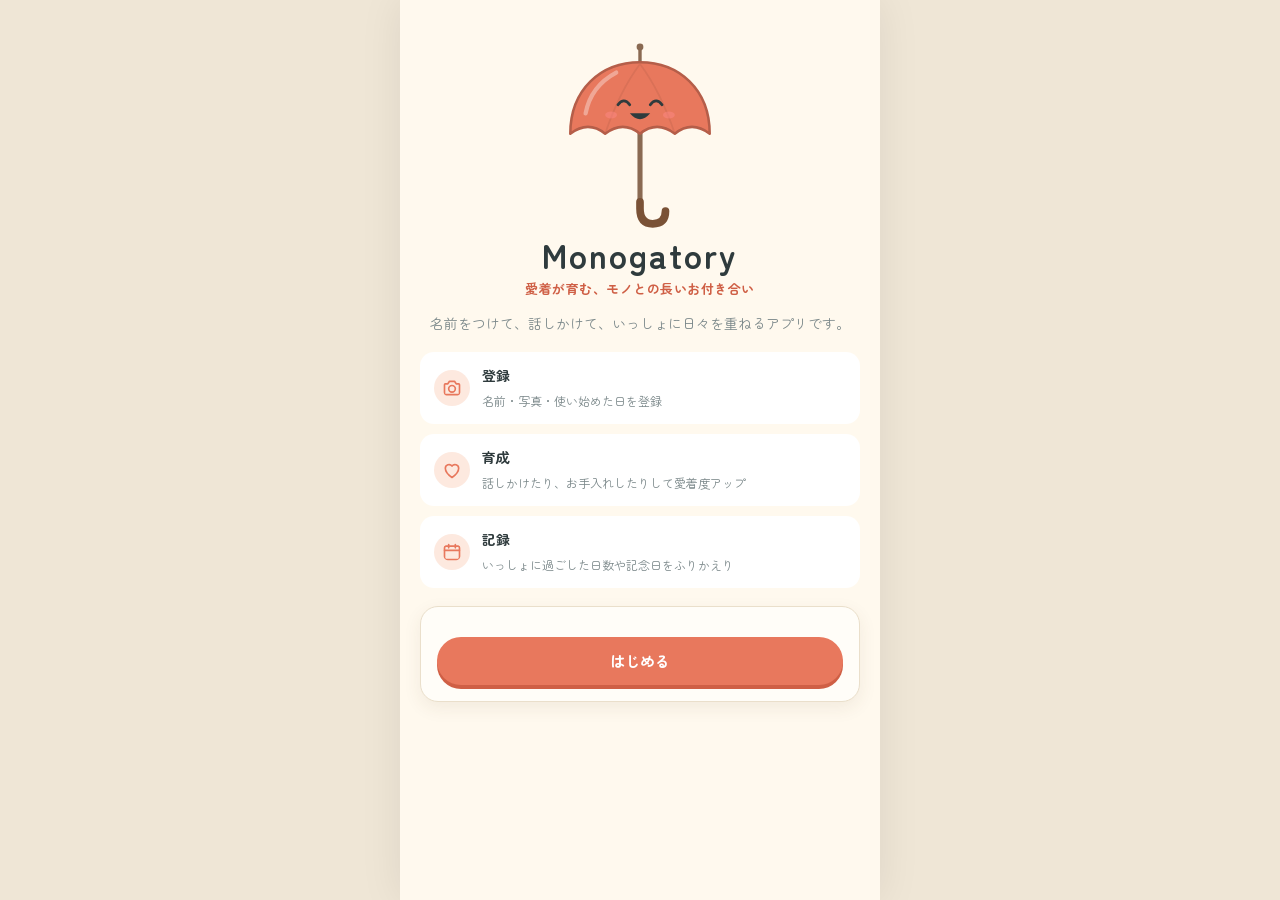
<file: index.html>
<!doctype html>
<html lang="ja">
<head>
  <meta charset="UTF-8">
  <meta name="viewport" content="width=device-width, initial-scale=1, viewport-fit=cover">
  <meta name="robots" content="noindex, nofollow">
  <meta name="theme-color" content="#E8785D">
  <meta name="mobile-web-app-capable" content="yes">
  <meta name="apple-mobile-web-app-capable" content="yes">
  <meta name="apple-mobile-web-app-title" content="Monogatory">
  <meta name="apple-mobile-web-app-status-bar-style" content="default">
  <title>Monogatory ~愛着が育む、モノとの長いお付き合い~</title>
  <link rel="manifest" href="manifest.webmanifest">
  <link rel="icon" href="icon.svg" type="image/svg+xml">
  <link rel="apple-touch-icon" href="icon-180.png">
  <link rel="preconnect" href="https://fonts.googleapis.com">
  <link rel="preconnect" href="https://fonts.gstatic.com" crossorigin>
  <link href="https://fonts.googleapis.com/css2?family=Zen+Maru+Gothic:wght@400;500;700&display=swap" rel="stylesheet">
  <link rel="stylesheet" href="styles.css">
</head>
<body>
  <div class="phone" id="app">

    <!-- S01 ようこそ -->
    <section class="screen" id="screen-welcome">
      <div class="onb">
        <div class="onb-hero" id="welcome-chara"></div>
        <h1 class="onb-title">Monogatory</h1>
        <h5 class="onb-subtitle">愛着が育む、モノとの長いお付き合い</h5>
        <p class="onb-lead">名前をつけて、話しかけて、いっしょに日々を重ねるアプリです。</p>
        <ul class="feature-list">
          <li><i data-ic="camera"></i><div><strong>登録</strong><span>名前・写真・使い始めた日を登録</span></div></li>
          <li><i data-ic="heart"></i><div><strong>育成</strong><span>話しかけたり、お手入れしたりして愛着度アップ</span></div></li>
          <li><i data-ic="calendar"></i><div><strong>記録</strong><span>いっしょに過ごした日数や記念日をふりかえり</span></div></li>
        </ul>
        <form id="welcome-form" class="card form" novalidate>
          <button class="btn primary block" type="submit">はじめる</button>
        </form>
      </div>
    </section>

    <!-- S02 登録・編集 -->
    <section class="screen" id="screen-register">
      <header class="subbar">
        <button class="icon-btn" type="button" data-action="register-back" id="register-back" aria-label="もどる"><i data-ic="left"></i></button>
        <h2 id="register-title">登録しよう</h2>
      </header>
      <form id="register-form" class="onb form" novalidate>
        <div class="reg-top">
          <div class="reg-chara-box">
            <div class="reg-chara" id="reg-chara"></div>
            <p class="reg-chara-name" id="reg-chara-name">名前をいれてね</p>
          </div>
          <label class="photo-pick">
            <input type="file" id="photo-input" accept="image/*" class="visually-hidden">
            <span class="photo-frame" id="photo-frame"></span>
            <span class="photo-caption">写真</span>
          </label>
        </div>

        <label class="field">
          <span>名前 <em class="req">必須</em></span>
          <input name="name" id="reg-name" maxlength="20" placeholder="例: あおぞら" required>
        </label>
        <label class="field">
          <span>使い始めた日 <em class="req">必須</em></span>
          <input type="date" name="start" id="reg-start" min="1990-01-01" required>
          <small class="note">はっきりしない場合は、だいたいの日付でOKです。</small>
        </label>
        <label class="field">
          <span>種類</span>
          <select name="type" id="reg-type"></select>
        </label>
        <fieldset class="field">
          <legend>キャラクターの色</legend>
          <div class="swatches" id="reg-colors"></div>
        </fieldset>
        <fieldset class="field">
          <legend>一人称</legend>
          <div class="radio-pills" id="reg-pronoun"></div>
          <input name="pronoun-custom" id="reg-pronoun-custom" maxlength="10" placeholder="じぶんで入力（例：おいら）" autocomplete="off" hidden>
        </fieldset>
        <label class="field">
          <span>あなたの名前（呼ばれ方） <small>（任意）</small></span>
          <input name="user" id="reg-user" maxlength="12" placeholder="例: けいこ（空欄なら「あなた」）">
        </label>
        <p class="error" id="register-error" role="alert"></p>
        <button class="btn primary block" type="submit" id="register-submit">この子をむかえる</button>
      </form>
    </section>

    <!-- メイン（タブ） -->
    <section class="screen" id="screen-main">
      <header class="appbar">
        <button class="appbar-me" type="button" data-action="go" data-to="settings" aria-label="この子の情報">
          <span class="appbar-photo" id="appbar-photo"></span>
          <span id="appbar-name"></span>
        </button>
        <span class="pill" id="appbar-days"></span>
        <button class="icon-btn" type="button" data-action="howto" aria-label="使い方"><i data-ic="help"></i></button>
      </header>

      <main>
        <section class="view" id="view-home"></section>
        <section class="view" id="view-chat">
          <div class="chat-list" id="chat-list" aria-live="polite"></div>
          <div class="chat-dock">
            <div class="chips" id="chat-chips"></div>
            <form id="chat-form" class="chat-form">
              <input id="chat-input" maxlength="200" placeholder="話しかけてみよう" autocomplete="off" enterkeyhint="send" aria-label="メッセージ">
              <button class="send-btn" type="submit" aria-label="送信"><i data-ic="send"></i></button>
            </form>
          </div>
        </section>
        <section class="view" id="view-record"></section>
        <section class="view" id="view-settings"></section>
      </main>

      <nav class="tabbar" aria-label="メインメニュー">
        <a href="#home" data-tab="home"><i data-ic="home"></i><span>ホーム</span></a>
        <a href="#chat" data-tab="chat"><i data-ic="chat"></i><span>おしゃべり</span></a>
        <a href="#record" data-tab="record"><i data-ic="calendar"></i><span>きろく</span></a>
        <a href="#settings" data-tab="settings"><i data-ic="settings"></i><span>せってい</span></a>
      </nav>
    </section>
  </div>

  <!-- きせかえシート -->
  <dialog id="dress" class="sheet">
    <div class="sheet-inner">
      <div class="sheet-head">
        <h3>きせかえ</h3>
        <button class="icon-btn" type="button" data-action="close-dress" aria-label="閉じる"><i data-ic="x"></i></button>
      </div>
      <div class="dress-preview" id="dress-preview"></div>
      <div class="seg" id="dress-tabs"></div>
      <div class="item-grid" id="dress-items"></div>
    </div>
  </dialog>

  <!-- 汎用モーダル -->
  <dialog id="modal" class="modal">
    <div class="modal-inner">
      <div id="modal-body"></div>
      <button class="btn primary block" type="button" data-action="close-modal">OK</button>
    </div>
  </dialog>

  <div class="toast" id="toast" role="status" aria-live="polite"></div>

  <script src="config.js"></script>
  <script src="app.js"></script>
</body>
</html>
</file>
<file: styles.css>
:root {
  --ink: #2F3B3D;
  --muted: #7A8789;
  --cream: #FFF9EE;
  --paper: #FFFDF8;
  --line: #EADFCB;
  --coral: #E8785D;
  --coral-d: #CF5F45;
  --yellow: #F6C850;
  --green: #5E9E73;
  --sky: #CDE9EE;
  --radius: 18px;
  --shadow: 0 6px 18px rgb(90 70 40 / .08);
  --font: "Zen Maru Gothic", "Hiragino Maru Gothic ProN", "Hiragino Sans", "Yu Gothic", sans-serif;
  --safe-t: env(safe-area-inset-top, 0px);
  --safe-b: env(safe-area-inset-bottom, 0px);
  --tab-h: 62px;
}

* { box-sizing: border-box; }
html, body { margin: 0; }
body {
  min-height: 100dvh;
  color: var(--ink);
  background: #EFE6D6;
  font-family: var(--font);
  line-height: 1.6;
  -webkit-text-size-adjust: 100%;
  -webkit-tap-highlight-color: transparent;
}
button, input, select, textarea { font: inherit; color: inherit; }
button { cursor: pointer; }
[hidden] { display: none !important; }
.visually-hidden { position: absolute; width: 1px; height: 1px; overflow: hidden; clip: rect(0 0 0 0); white-space: nowrap; }
.ic { width: 20px; height: 20px; flex: none; fill: none; stroke: currentColor; stroke-width: 2; stroke-linecap: round; stroke-linejoin: round; }

.phone {
  position: relative;
  max-width: 480px;
  min-height: 100dvh;
  margin: 0 auto;
  background: var(--cream);
  box-shadow: 0 0 40px rgb(0 0 0 / .08);
}
.screen { display: none; min-height: 100dvh; }
.screen.is-active { display: block; }

/* ---------- 共通パーツ ---------- */
.kicker { margin: 0 0 2px; color: var(--coral); font-size: 11px; font-weight: 700; letter-spacing: .12em; }
.card { margin: 0 16px 14px; padding: 16px; border: 1px solid var(--line); border-radius: var(--radius); background: var(--paper); box-shadow: var(--shadow); }
.sec-title { margin: 22px 20px 10px; font-size: 15px; }
.note { margin: 6px 0 0; color: var(--muted); font-size: 12px; }
.error { min-height: 1em; margin: 8px 0 0; color: #C0392B; font-size: 13px; }
.empty { margin: 8px 0; color: var(--muted); font-size: 13px; text-align: center; }
.btn { display: inline-flex; align-items: center; justify-content: center; gap: 6px; min-height: 48px; padding: 10px 18px; border: 0; border-radius: 999px; font-weight: 700; font-size: 15px; }
.btn.primary { color: #fff; background: var(--coral); box-shadow: 0 4px 0 var(--coral-d); }
.btn.primary:active { transform: translateY(2px); box-shadow: 0 2px 0 var(--coral-d); }
.btn.primary:disabled { background: #D9CFC0; box-shadow: none; cursor: not-allowed; }
.btn.ghost { border: 1.5px solid var(--line); background: #fff; color: var(--ink); }
.btn.block { width: 100%; margin-top: 14px; }
.icon-btn { display: grid; place-items: center; width: 40px; height: 40px; padding: 0; border: 0; border-radius: 50%; background: transparent; color: var(--ink); }
.icon-btn:active { background: rgb(0 0 0 / .05); }
.pill { padding: 4px 10px; border-radius: 999px; background: #FDE9DF; color: var(--coral-d); font-size: 12px; font-weight: 700; white-space: nowrap; }

/* ---------- フォーム ---------- */
.form .field { display: block; margin: 0 0 16px; padding: 0; border: 0; }
.form .field > span, .form .field > legend { display: block; margin-bottom: 6px; font-size: 14px; font-weight: 700; }
.form .field small { color: var(--muted); font-weight: 400; }
.req { margin-left: 4px; padding: 1px 6px; border-radius: 4px; background: var(--coral); color: #fff; font-size: 10px; font-style: normal; vertical-align: 2px; }
input:not([type]), input[type="date"], select, textarea {
  width: 100%;
  min-height: 48px;
  padding: 10px 14px;
  border: 1.5px solid var(--line);
  border-radius: 12px;
  background: #fff;
  font-size: 16px; /* iOSのズーム防止 */
}
textarea { resize: vertical; line-height: 1.6; }
input:focus, select:focus, textarea:focus { outline: none; border-color: var(--coral); box-shadow: 0 0 0 3px rgb(232 120 93 / .18); }

/* ---------- オンボーディング ---------- */
.onb { padding: calc(20px + var(--safe-t)) 20px calc(32px + var(--safe-b)); }
.onb .card { margin: 18px 0 0; }
.onb-hero { width: 170px; margin: 10px auto 0; }
.onb-title { margin: 0; font-size: 34px; font-weight: 700; letter-spacing: .06em; line-height: 1.25; text-align: center; }
.onb-subtitle { margin: 2px 0 0; color: var(--coral-d); font-size: 13px; font-weight: 700; letter-spacing: .04em; line-height: 1.5; text-align: center; }
.onb-lead { margin: 14px 0 18px; color: var(--muted); font-size: 14px; text-align: center; }
#screen-welcome .kicker { text-align: center; }
.feature-list { display: grid; gap: 10px; margin: 0; padding: 0; list-style: none; }
.feature-list li { display: flex; gap: 12px; align-items: center; padding: 12px 14px; border-radius: 14px; background: #fff; }
.feature-list .ic { width: 36px; height: 36px; padding: 8px; border-radius: 50%; background: #FDE9DF; color: var(--coral); }
.feature-list strong { display: block; font-size: 14px; }
.feature-list span { color: var(--muted); font-size: 12px; }

.subbar { position: sticky; top: 0; z-index: 5; display: flex; align-items: center; gap: 4px; min-height: 56px; padding: var(--safe-t) 12px 0; background: rgb(255 249 238 / .94); backdrop-filter: blur(8px); border-bottom: 1px solid var(--line); }
.subbar h2 { margin: 0 0 0 8px; font-size: 17px; }
.subbar + .onb { padding-top: 18px; }

.reg-top { display: flex; align-items: center; justify-content: center; gap: 22px; margin-bottom: 18px; }
.reg-chara-box { display: grid; justify-items: center; gap: 6px; }
.reg-chara { width: 120px; }
.reg-chara-name { max-width: 120px; margin: 0; padding: 3px 12px; overflow: hidden; border-radius: 999px; background: #FDE9DF; color: var(--coral-d); font-size: 12px; font-weight: 700; text-align: center; text-overflow: ellipsis; white-space: nowrap; }
.photo-pick { display: grid; justify-items: center; gap: 6px; cursor: pointer; }
.photo-frame { display: grid; place-items: center; align-content: center; width: 120px; height: 120px; overflow: hidden; border: 2px dashed #D9C9AE; border-radius: 50%; background: #fff; color: var(--muted); font-size: 12px; }
.photo-frame .ic { width: 30px; height: 30px; color: var(--coral); }
.photo-frame img { width: 100%; height: 100%; object-fit: cover; }
.photo-caption { color: var(--muted); font-size: 12px; }

.swatches { display: grid; grid-template-columns: repeat(7, 1fr); gap: 4px; }
.swatch { display: grid; justify-items: center; gap: 2px; cursor: pointer; }
.swatch input { position: absolute; opacity: 0; pointer-events: none; }
.swatch span { width: 36px; height: 36px; border: 3px solid #fff; border-radius: 50%; background: var(--c); box-shadow: 0 0 0 1.5px var(--line); }
.swatch input:checked + span { box-shadow: 0 0 0 3px var(--coral); }
.swatch input:focus-visible + span { outline: 2px solid var(--ink); }
.swatch small { font-size: 10px; }
.radio-pills { display: flex; gap: 8px; }
.radio-pills label { flex: 1; }
.radio-pills input { position: absolute; opacity: 0; pointer-events: none; }
.radio-pills span { display: block; padding: 10px 0; border: 1.5px solid var(--line); border-radius: 999px; background: #fff; text-align: center; font-size: 14px; }
.radio-pills input:checked + span { border-color: var(--coral); background: #FDE9DF; color: var(--coral-d); font-weight: 700; }
#reg-pronoun-custom { margin-top: 10px; }

/* ---------- メイン ---------- */
.appbar { position: sticky; top: 0; z-index: 10; display: flex; align-items: center; gap: 8px; min-height: 58px; padding: var(--safe-t) 10px 0 14px; background: rgb(255 249 238 / .94); backdrop-filter: blur(8px); border-bottom: 1px solid var(--line); }
.appbar-me { display: flex; flex: 1; min-width: 0; align-items: center; gap: 8px; padding: 0; border: 0; background: none; font-weight: 700; font-size: 16px; text-align: left; }
.appbar-me > span:last-child { overflow: hidden; text-overflow: ellipsis; white-space: nowrap; }
.appbar-photo { display: grid; place-items: center; width: 36px; height: 36px; flex: none; overflow: hidden; border: 2px solid #fff; border-radius: 50%; background: #FDE9DF; box-shadow: 0 0 0 1px var(--line); }
.appbar-photo img { width: 100%; height: 100%; object-fit: cover; }
.appbar-photo svg { width: 32px; }

main { padding: 6px 0 calc(var(--tab-h) + var(--safe-b) + 20px); }
.view { display: none; }
.view.is-active { display: block; animation: fade .25s ease; }
@keyframes fade { from { opacity: 0; transform: translateY(6px); } }

.tabbar { position: fixed; bottom: 0; left: 50%; z-index: 20; display: grid; grid-template-columns: repeat(4, 1fr); width: 100%; max-width: 480px; height: calc(var(--tab-h) + var(--safe-b)); padding-bottom: var(--safe-b); border-top: 1px solid var(--line); background: rgb(255 253 248 / .97); backdrop-filter: blur(8px); transform: translateX(-50%); }
.tabbar a { display: grid; place-items: center; align-content: center; gap: 2px; color: var(--muted); font-size: 11px; text-decoration: none; }
.tabbar a .ic { width: 24px; height: 24px; }
.tabbar a.is-active { color: var(--coral); font-weight: 700; }

/* ---------- ステージ（背景） ---------- */
.stage { position: relative; height: 320px; margin: 10px 16px 14px; overflow: hidden; border-radius: 24px; isolation: isolate; }
.stage.mini { height: 190px; margin: 0; }
.stage.mini .kasa { position: absolute; bottom: 4px; left: 50%; width: 140px; transform: translateX(-50%); }
/* 詳細度を.item-thumbの単色背景より高くして、きせかえのプレビューにも反映させる */
.stage.bg-sunny, .item-thumb.bg-sunny { background: radial-gradient(circle at 84% 16%, #FFE27A 0 26px, rgb(255 226 122 / .35) 27px 42px, transparent 43px), linear-gradient(#BFE6F0, #E9F6F2 72%, #CFE7C4 72%); }
.stage.bg-rain, .item-thumb.bg-rain { background: linear-gradient(#93A9B9, #C5D2DA 72%, #A6BCA6 72%); }
.bg-rain::before { content: ""; position: absolute; inset: -40px 0 0; z-index: -1; background: repeating-linear-gradient(105deg, transparent 0 16px, rgb(255 255 255 / .5) 16px 17.5px); animation: rain .8s linear infinite; }
@keyframes rain { to { transform: translate(-10px, 40px); } }
.stage.bg-night, .item-thumb.bg-night { background: radial-gradient(circle at 80% 18%, #FFF6C9 0 18px, transparent 19px), radial-gradient(circle at 15% 22%, #fff 0 1.5px, transparent 2px), radial-gradient(circle at 35% 12%, #fff 0 1px, transparent 1.5px), radial-gradient(circle at 60% 30%, #fff 0 1.5px, transparent 2px), radial-gradient(circle at 25% 45%, #fff 0 1px, transparent 1.5px), linear-gradient(#26335C, #44558A 72%, #2F4A45 72%); }
.stage.bg-rainbow { background: radial-gradient(circle at 50% 100%, transparent 0 150px, #F28B82 151px 162px, #F6C850 163px 174px, #8FD19E 175px 186px, #7BB6E8 187px 198px, #B49BE0 199px 210px, transparent 211px), linear-gradient(#CDEBF5, #F3FAF6 72%, #CFE7C4 72%); }
/* サムネイル(70px)はステージより小さいため、虹の半径を縮小して見えるようにする */
.item-thumb.bg-rainbow { background: radial-gradient(circle at 50% 100%, transparent 0 32px, #F28B82 33px 36px, #F6C850 37px 40px, #8FD19E 41px 44px, #7BB6E8 45px 48px, #B49BE0 49px 52px, transparent 53px), linear-gradient(#CDEBF5, #F3FAF6 72%, #CFE7C4 72%); }

.stage-chara { position: absolute; bottom: 6px; left: 50%; width: 200px; padding: 0; border: 0; background: none; transform: translateX(-50%); }
.stage-chara.is-jump .kasa { animation: jump .5s ease; }
.stage-chara.is-photo { width: 188px; height: 188px; overflow: hidden; border: 6px solid #fff; border-radius: 50%; box-shadow: var(--shadow); background: #fff; }
.stage-chara.is-photo img { display: block; width: 100%; height: 100%; object-fit: cover; }
@keyframes jump { 30% { transform: translateY(-18px) scale(1.03); } 60% { transform: translateY(0) scale(.98, 1.02); } }
.bubble { position: absolute; top: 14px; left: 16px; right: 16px; z-index: 2; margin: 0; padding: 10px 14px; border-radius: 16px; background: #fff; box-shadow: var(--shadow); font-size: 14px; font-weight: 500; text-align: center; }
.bubble::after { content: ""; position: absolute; bottom: -8px; left: 50%; border: 8px solid transparent; border-top-color: #fff; border-bottom: 0; transform: translateX(-50%); }
.mood-tag { position: absolute; right: 12px; bottom: 12px; padding: 3px 10px; border-radius: 999px; background: rgb(255 255 255 / .9); font-size: 11px; font-weight: 700; }
.stage-toggle { position: absolute; left: 12px; bottom: 12px; z-index: 2; display: flex; align-items: center; gap: 4px; padding: 5px 10px; border: 0; border-radius: 999px; background: rgb(255 255 255 / .9); color: var(--ink); font-size: 11px; font-weight: 700; }
.stage-toggle .ic { width: 14px; height: 14px; }
.mood-happy { color: #D0614A; }
.mood-normal { color: var(--green); }
.mood-lonely { color: #5B7FB0; }

/* キャラクター */
.kasa { display: block; width: 100%; height: auto; overflow: visible; }
.kasa .f-line { fill: none; stroke: var(--face); stroke-width: 3.2; stroke-linecap: round; }
.kasa .f-fill { fill: var(--face); }
.kasa .cheek { fill: #FF8A8A; opacity: .45; }
.kasa.is-anim .kasa-body { transform-origin: 100px 225px; animation: sway 3.4s ease-in-out infinite; }
.kasa.is-anim .eyes { transform-box: fill-box; transform-origin: center; animation: blink 4.5s infinite; }
@keyframes sway { 0%, 100% { transform: rotate(-2.5deg); } 50% { transform: rotate(2.5deg); } }
@keyframes blink { 0%, 92%, 100% { transform: scaleY(1); } 95% { transform: scaleY(.1); } }
@media (prefers-reduced-motion: reduce) { .kasa.is-anim .kasa-body, .kasa.is-anim .eyes, .bg-rain::before { animation: none; } }

/* ---------- ホーム ---------- */
.status-top { display: flex; align-items: flex-end; justify-content: space-between; }
.status h2 { margin: 0; font-size: 20px; }
.status h2 small { margin-left: 8px; padding: 2px 8px; border-radius: 999px; background: #FDF1D2; color: #A87A12; font-size: 11px; vertical-align: 3px; }
.lv { color: var(--muted); font-size: 13px; font-weight: 700; }
.lv b { color: var(--coral); font-size: 30px; line-height: 1; }
.xp { height: 12px; margin: 10px 0 6px; overflow: hidden; border-radius: 999px; background: #F3E8D2; }
.xp span { display: block; height: 100%; border-radius: inherit; background: linear-gradient(90deg, #F6C850, #E8785D); transition: width .4s ease; }
.xp-note { display: flex; justify-content: space-between; margin: 0; color: var(--muted); font-size: 12px; }

.actions { display: grid; grid-template-columns: 1fr 1fr; gap: 10px; margin: 0 16px 14px; }
.act { display: grid; justify-items: center; gap: 2px; min-height: 104px; padding: 12px 8px; border: 1.5px solid var(--line); border-radius: var(--radius); background: var(--paper); box-shadow: var(--shadow); font-size: 14px; font-weight: 700; }
.act small { color: var(--muted); font-size: 11px; font-weight: 400; }
.act-ic { display: grid; place-items: center; width: 42px; height: 42px; border-radius: 50%; background: #FDE9DF; color: var(--coral); }
.act-ic .ic { width: 22px; height: 22px; }
.act:active { transform: scale(.97); }
.act.is-done { border-color: #CFE3D2; background: #F1F8F1; }
.act.is-done .act-ic { background: var(--green); color: #fff; }

.anniv-next, .nudge { display: flex; align-items: center; gap: 12px; width: calc(100% - 32px); text-align: left; }
.anniv-next > div:nth-child(2), .nudge > div { flex: 1; min-width: 0; }
.anniv-next strong, .nudge strong { display: block; font-size: 14px; }
.anniv-next small, .nudge small { display: block; color: var(--muted); font-size: 11px; }
.anniv-ic { display: grid; place-items: center; width: 44px; height: 44px; flex: none; border-radius: 14px; background: #FDF1D2; color: #C79100; }
.anniv-ic.green { background: #E3F1E6; color: var(--green); }
.countdown { font-size: 12px; white-space: nowrap; }
.countdown b { margin: 0 2px; color: var(--coral); font-size: 24px; }
.nudge { border-style: dashed; font: inherit; color: inherit; }

/* ---------- きせかえ・モーダル ---------- */
dialog { padding: 0; border: 0; color: var(--ink); background: transparent; }
dialog::backdrop { background: rgb(40 40 40 / .45); }
.sheet { width: 100%; max-width: 480px; max-height: 88dvh; margin: auto auto 0; }
.sheet-inner { max-height: 88dvh; overflow-y: auto; padding: 14px 16px calc(20px + var(--safe-b)); border-radius: 24px 24px 0 0; background: var(--cream); }
.sheet[open] .sheet-inner { animation: up .25s ease; }
@keyframes up { from { transform: translateY(40px); opacity: 0; } }
.sheet-head { display: flex; align-items: center; justify-content: space-between; }
.sheet-head h3 { margin: 0; font-size: 18px; }
.dress-preview { margin: 8px 0 12px; }
.seg { display: flex; gap: 4px; padding: 4px; border-radius: 999px; background: #F1E7D5; }
.seg button { flex: 1; min-height: 38px; border: 0; border-radius: 999px; background: none; color: var(--muted); font-size: 13px; font-weight: 700; }
.seg button.is-active { background: #fff; color: var(--ink); box-shadow: 0 2px 6px rgb(0 0 0 / .08); }
.page-seg { margin: 10px 16px 14px; }
.item-grid { display: grid; grid-template-columns: repeat(3, 1fr); gap: 10px; margin-top: 12px; }
.item { position: relative; display: grid; justify-items: center; gap: 2px; padding: 8px 4px 10px; border: 2px solid var(--line); border-radius: 16px; background: #fff; font-size: 12px; font-weight: 700; }
.item small { color: var(--muted); font-size: 10px; font-weight: 400; }
.item.is-on { border-color: var(--coral); background: #FFF3EE; }
.item.is-locked { opacity: .55; }
.item-thumb { display: grid; place-items: center; width: 70px; height: 70px; overflow: hidden; border-radius: 12px; background: #F7F1E6; }
.item-thumb .kasa { width: 64px; }
.item-thumb.none { color: var(--muted); font-size: 12px; }
.lock { position: absolute; top: 6px; right: 6px; display: grid; place-items: center; width: 24px; height: 24px; border-radius: 50%; background: var(--ink); color: #fff; }
.lock .ic { width: 14px; height: 14px; }

.modal { width: calc(100% - 40px); max-width: 380px; margin: auto; }
.modal-inner { max-height: 86dvh; overflow-y: auto; padding: 22px 20px 20px; border-radius: 24px; background: var(--cream); text-align: center; }
.modal[open] .modal-inner { animation: pop .3s ease; }
@keyframes pop { from { transform: scale(.9); opacity: 0; } }
.modal h3 { margin: 4px 0 8px; font-size: 20px; }
.modal p { margin: 6px 0; font-size: 14px; }
.modal-hero { width: 130px; margin: 0 auto 6px; }
.unlock { margin-top: 12px; padding: 10px; border-radius: 14px; background: #fff; }
.unlock p { margin: 0 0 4px; color: var(--muted); font-size: 12px; }
.unlock ul { display: flex; flex-wrap: wrap; justify-content: center; gap: 6px; margin: 0; padding: 0; list-style: none; }
.unlock li { padding: 4px 10px; border-radius: 999px; background: #FDE9DF; color: var(--coral-d); font-size: 13px; font-weight: 700; }
.anniv-list { margin: 10px 0; padding: 0; list-style: none; text-align: left; }
.anniv-list li { display: flex; align-items: center; gap: 10px; padding: 10px 12px; margin-bottom: 6px; border-radius: 12px; background: #fff; font-weight: 700; }
.anniv-list .ic { color: #C79100; }
.anniv-list small { display: block; color: var(--muted); font-size: 11px; font-weight: 400; }
.bonus { color: var(--coral); font-weight: 700; }
.howto { margin: 12px 0 0; padding-left: 20px; text-align: left; font-size: 13px; }
.howto li { margin-bottom: 8px; }

.toast { position: fixed; bottom: calc(var(--tab-h) + var(--safe-b) + 16px); left: 50%; z-index: 100; max-width: min(92vw, 440px); padding: 10px 18px; border-radius: 999px; background: rgb(47 59 61 / .92); color: #fff; font-size: 13px; text-align: center; opacity: 0; pointer-events: none; transform: translate(-50%, 10px); transition: .25s; }
.toast.show { opacity: 1; transform: translate(-50%, 0); }
body[data-view="chat"] .toast { bottom: calc(var(--tab-h) + var(--safe-b) + 120px); }

/* ---------- おしゃべり ---------- */
.chat-list { padding: 6px 14px 150px; }
.chat-date { margin: 14px 0 8px; color: var(--muted); font-size: 11px; text-align: center; }
.msg { display: flex; align-items: flex-end; gap: 6px; margin: 8px 0; }
.msg p { max-width: 74%; margin: 0; padding: 10px 14px; border-radius: 18px; font-size: 15px; line-height: 1.55; overflow-wrap: anywhere; }
.msg time { color: var(--muted); font-size: 10px; }
.msg.kasa p { border: 1px solid var(--line); border-bottom-left-radius: 4px; background: #fff; }
.msg.me { flex-direction: row-reverse; }
.msg.me p { border-bottom-right-radius: 4px; background: var(--coral); color: #fff; }
.msg-avatar { display: grid; place-items: center; width: 34px; height: 34px; flex: none; overflow: hidden; border-radius: 50%; background: #FDE9DF; }
.msg-avatar .kasa { width: 32px; }
.typing p { display: flex; gap: 4px; }
.typing i { width: 7px; height: 7px; border-radius: 50%; background: #C9BFAE; animation: dot 1s infinite; }
.typing i:nth-child(2) { animation-delay: .15s; }
.typing i:nth-child(3) { animation-delay: .3s; }
@keyframes dot { 50% { transform: translateY(-4px); opacity: .5; } }
.chat-dock { position: fixed; bottom: calc(var(--tab-h) + var(--safe-b)); left: 50%; z-index: 15; width: 100%; max-width: 480px; padding: 8px 10px 10px; border-top: 1px solid var(--line); background: rgb(255 249 238 / .97); transform: translateX(-50%); }
.chips { display: flex; gap: 6px; margin-bottom: 8px; overflow-x: auto; scrollbar-width: none; }
.chips::-webkit-scrollbar { display: none; }
.chip { flex: none; padding: 6px 12px; border: 1.5px solid var(--line); border-radius: 999px; background: #fff; font-size: 13px; }
.chip:active { border-color: var(--coral); }
.chat-form { display: flex; gap: 8px; }
.chat-form input { flex: 1; min-height: 44px; border-radius: 999px; }
.send-btn { display: grid; place-items: center; width: 44px; height: 44px; flex: none; border: 0; border-radius: 50%; background: var(--coral); color: #fff; }

/* ---------- きろく ---------- */
.days-card { text-align: center; background: linear-gradient(160deg, #FFF3E2, #FFFDF8); }
.days-big { margin: 4px 0 0; font-size: 15px; font-weight: 700; }
.days-big b { margin: 0 4px; color: var(--coral); font-size: 46px; line-height: 1.1; }
.days-sub { margin: 4px 0 0; color: var(--muted); font-size: 12px; }
.stats { display: grid; grid-template-columns: repeat(4, 1fr); gap: 8px; margin: 0 16px; }
.stats div { display: grid; justify-items: center; padding: 10px 4px; border: 1px solid var(--line); border-radius: 14px; background: var(--paper); }
.stats b { font-size: 22px; line-height: 1.2; }
.stats span { color: var(--muted); font-size: 10px; }
.list-card { padding: 6px 14px; }
.anniv-row { display: flex; align-items: center; gap: 10px; padding: 10px 0; border-bottom: 1px dashed var(--line); }
.anniv-row:last-child { border-bottom: 0; }
.anniv-row > div { flex: 1; }
.anniv-row strong { display: block; font-size: 14px; }
.anniv-row small { color: var(--muted); font-size: 11px; }
.anniv-row em { color: var(--coral); font-size: 12px; font-style: normal; font-weight: 700; }
.anniv-row.is-done em { color: var(--green); }
.dot { display: grid; place-items: center; width: 34px; height: 34px; flex: none; border-radius: 50%; background: #E3F1E6; color: var(--green); }
.dot.up { background: #FDF1D2; color: #C79100; }
.dot .ic { width: 18px; height: 18px; }

.calendar { padding: 12px; }
.cal-head { display: flex; align-items: center; justify-content: space-between; margin-bottom: 6px; }
.cal-grid { display: grid; grid-template-columns: repeat(7, 1fr); gap: 4px; text-align: center; }
.cal-week span { color: var(--muted); font-size: 11px; }
.cal-week span:first-child { color: #D0614A; }
.cal-week span:last-child { color: #5B7FB0; }
.cal-grid span { position: relative; display: grid; place-items: center; aspect-ratio: 1; border-radius: 50%; font-size: 13px; }
.cal-grid .is-login { background: #F6EEDF; }
.cal-grid .is-act { background: var(--coral); color: #fff; font-weight: 700; }
.cal-grid .is-today { box-shadow: 0 0 0 2px var(--ink); }
.cal-grid .is-anniv::after, .cal-grid .is-start::after { content: ""; position: absolute; top: 1px; right: 3px; width: 8px; height: 8px; border-radius: 50%; background: #F6C850; box-shadow: 0 0 0 1.5px #fff; }
.cal-legend { display: flex; flex-wrap: wrap; gap: 12px; margin-top: 10px; color: var(--muted); font-size: 11px; }
.lg { display: inline-block; width: 10px; height: 10px; margin-right: 4px; border-radius: 50%; vertical-align: -1px; }
.lg-act { background: var(--coral); }
.lg-login { background: #EADFCB; }
.lg-anniv { background: #F6C850; }
.tl-row { display: flex; gap: 12px; padding: 9px 0; border-bottom: 1px dashed var(--line); font-size: 13px; }
.tl-row:last-child { border-bottom: 0; }
.tl-row time { flex: none; width: 76px; color: var(--muted); font-size: 12px; }

.diary-form .note { text-align: center; }
.diary { position: relative; padding-right: 50px; }
.diary time { color: var(--muted); font-size: 11px; }
.diary p { margin: 4px 0 0; font-size: 14px; white-space: pre-wrap; overflow-wrap: anywhere; }
.diary .icon-btn { position: absolute; top: 8px; right: 6px; color: var(--muted); }

.intro-card { display: flex; gap: 12px; align-items: center; }
.intro-card p { margin: 0; font-size: 13px; }
.intro-card b { color: var(--coral); }
.measure { display: flex; gap: 12px; align-items: flex-start; padding: 14px 0; border-bottom: 1px dashed var(--line); cursor: pointer; }
.measure:last-child { border-bottom: 0; }
.measure input { position: absolute; opacity: 0; pointer-events: none; }
.measure .box { display: grid; place-items: center; width: 28px; height: 28px; flex: none; border: 2px solid #D9C9AE; border-radius: 8px; background: #fff; color: transparent; }
.measure input:checked + .box { border-color: var(--green); background: var(--green); color: #fff; }
.measure input:focus-visible + .box { outline: 2px solid var(--ink); }
.m-text { font-size: 14px; font-weight: 500; }
.m-text small { display: block; color: var(--muted); font-size: 11px; font-weight: 400; }
.m-text .m-date { color: var(--green); }

/* ---------- せってい ---------- */
.umbrella-card { display: grid; grid-template-columns: 96px 1fr; gap: 14px; align-items: center; }
.umbrella-card .btn { grid-column: 1 / -1; margin-top: 4px; }
.uc-photo { width: 96px; height: 96px; overflow: hidden; border-radius: 18px; background: #FDE9DF; }
.uc-photo img { width: 100%; height: 100%; object-fit: cover; }
.photo-none { display: grid; place-items: center; height: 100%; }
.photo-none .kasa { width: 76px; }
.umbrella-card dl { display: grid; grid-template-columns: auto 1fr; gap: 2px 10px; margin: 0; font-size: 13px; }
.umbrella-card dt { color: var(--muted); }
.umbrella-card dd { margin: 0; font-weight: 700; overflow-wrap: anywhere; }
.menu { padding: 4px 6px; }
.menu button { display: flex; align-items: center; gap: 10px; width: 100%; min-height: 50px; padding: 0 10px; border: 0; border-bottom: 1px dashed var(--line); background: none; font-size: 14px; text-align: left; }
.menu button:last-child { border-bottom: 0; }
.menu button span { flex: 1; }
.menu .danger { color: #C0392B; }
.foot { margin: 16px; color: var(--muted); font-size: 11px; text-align: center; }
</file>
